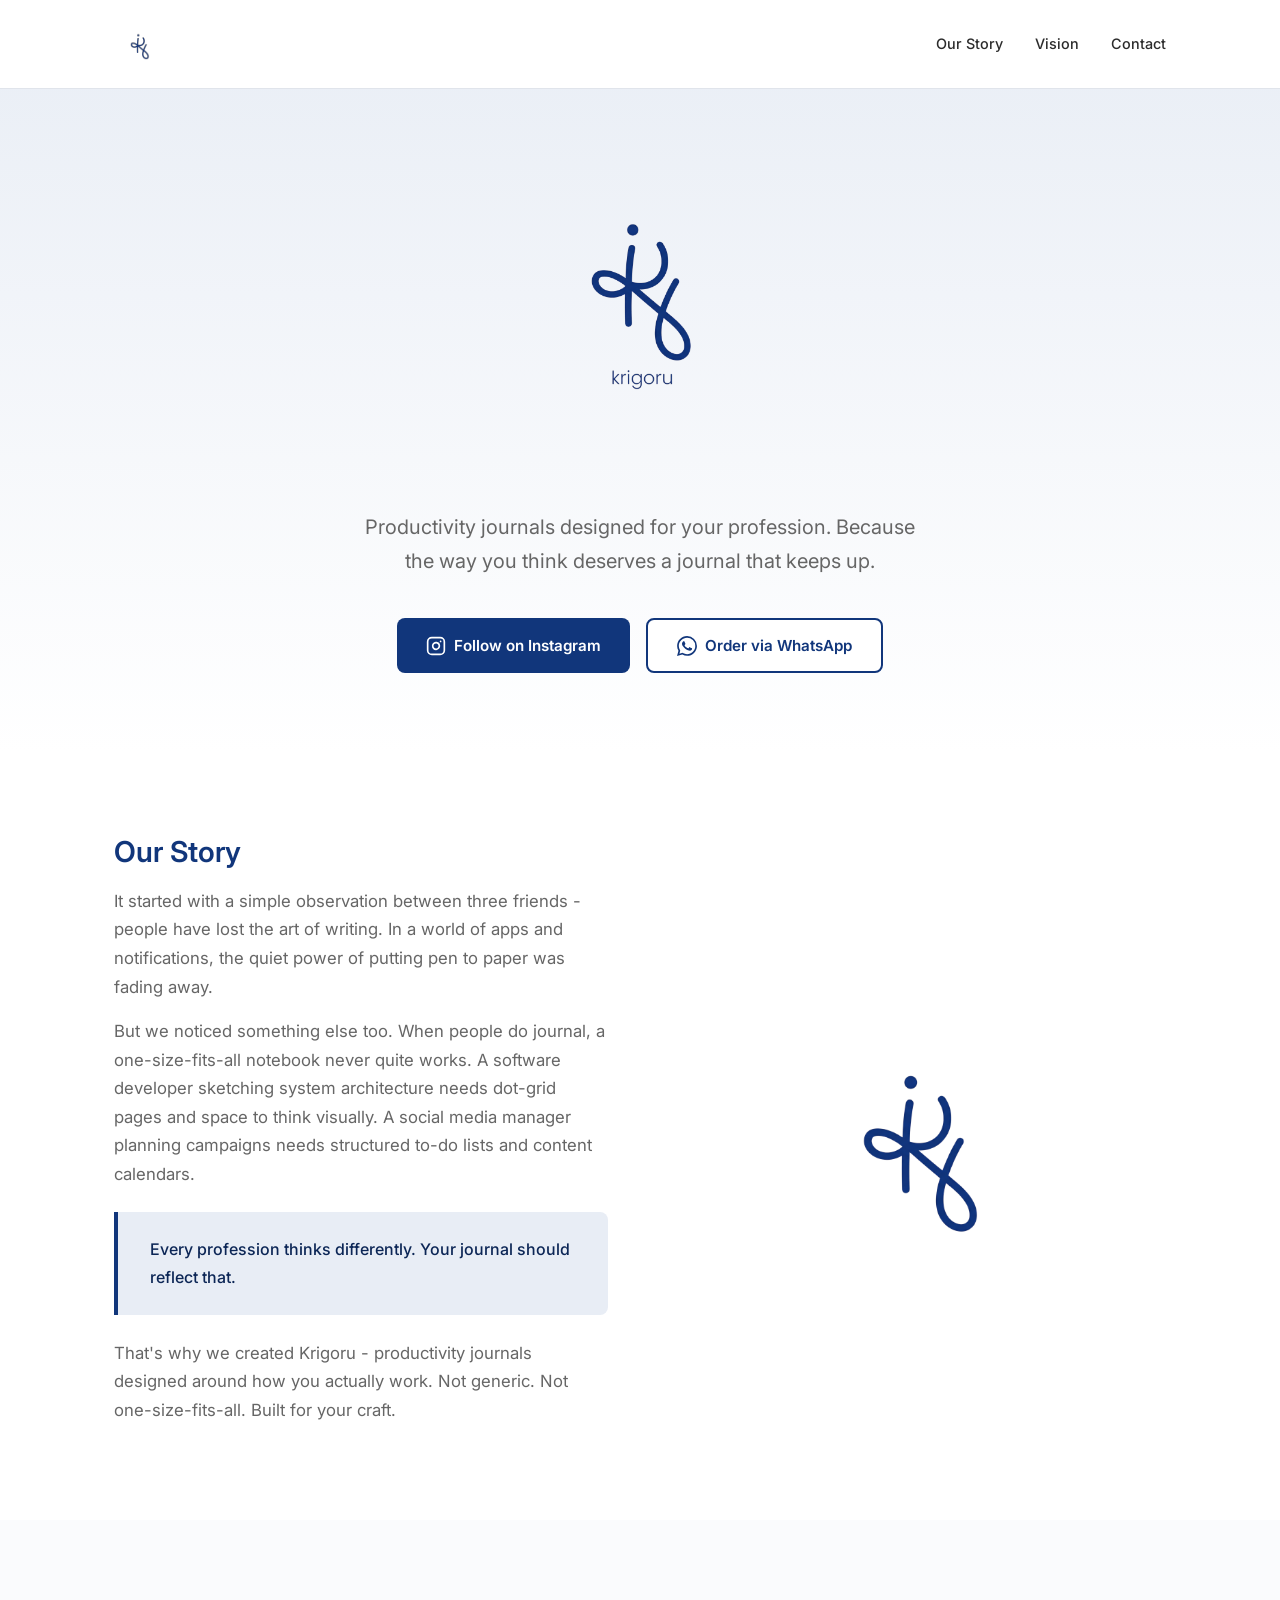
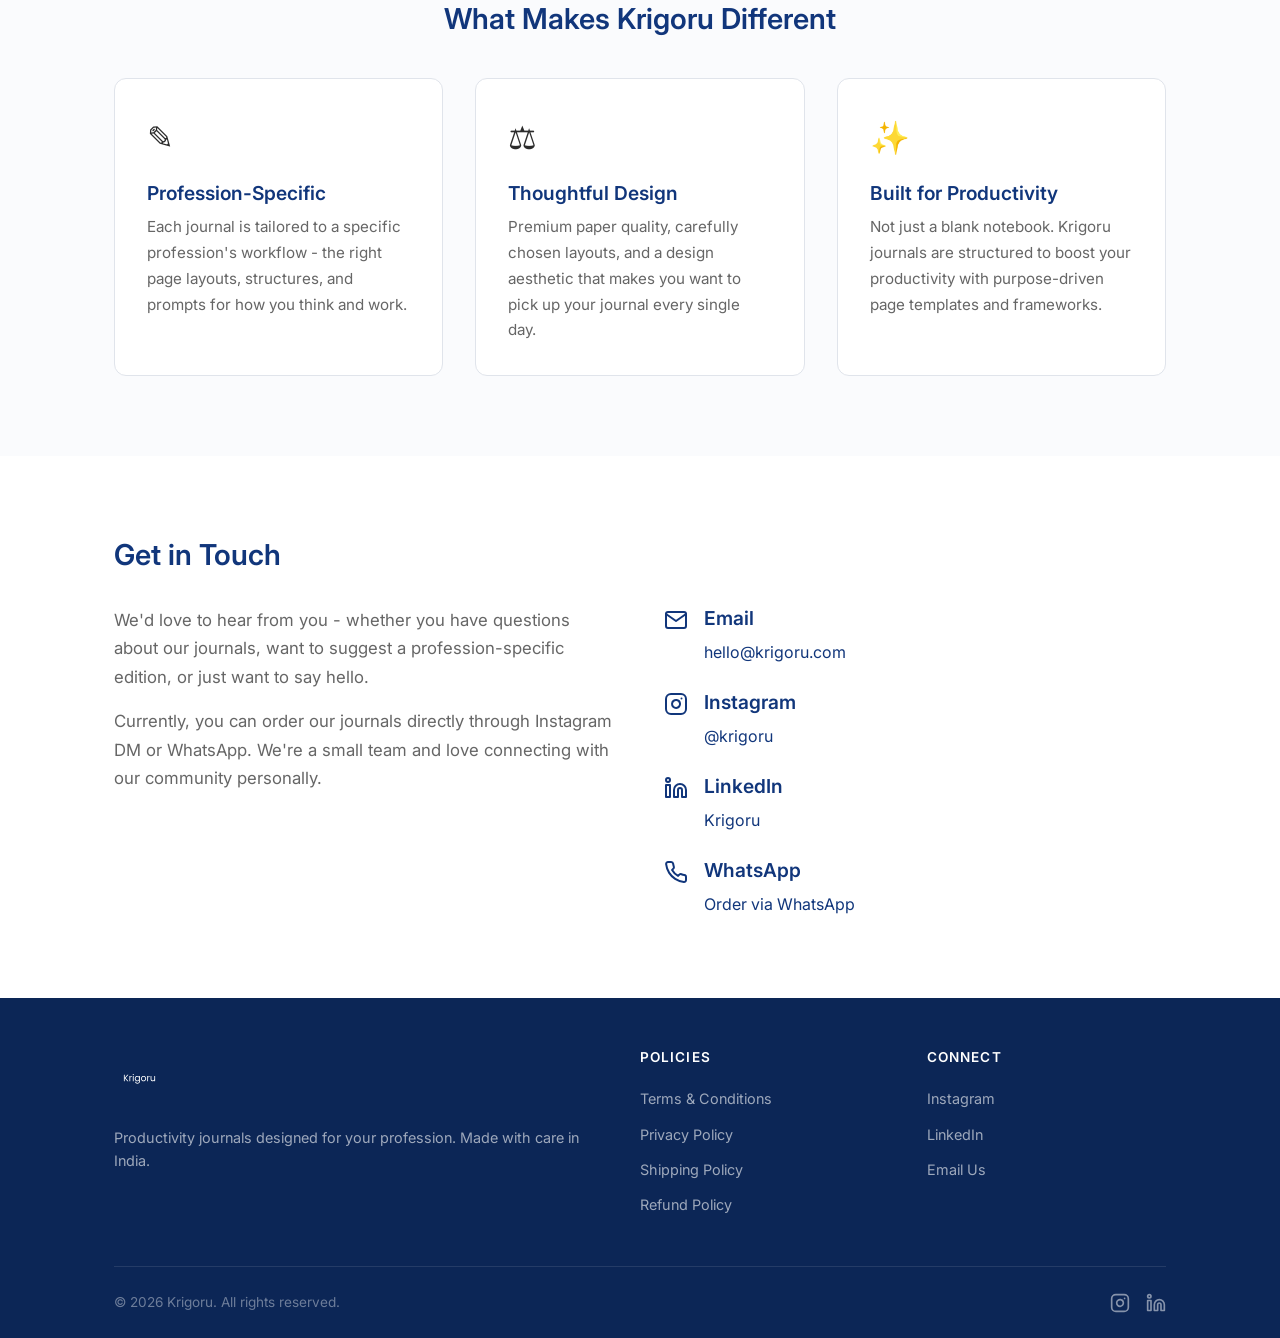
<file: index.html>
<!DOCTYPE html>
<html lang="en">
<head>
  <meta charset="UTF-8">
  <meta name="viewport" content="width=device-width, initial-scale=1.0">
  <title>Krigoru | Productivity Journals for Every Profession</title>
  <meta name="description" content="Krigoru creates profession-specific productivity journals. Designed for how you actually work — whether you're a developer, designer, or social media manager.">
  <link rel="preconnect" href="https://fonts.googleapis.com">
  <link rel="preconnect" href="https://fonts.gstatic.com" crossorigin>
  <link href="https://fonts.googleapis.com/css2?family=Inter:wght@400;500;600;700&display=swap" rel="stylesheet">
  <link rel="stylesheet" href="css/style.css">
  <link rel="icon" type="image/x-icon" href="assets/favicon.ico">
  <link rel="icon" type="image/png" sizes="32x32" href="assets/favicon-32x32.png">
  <link rel="icon" type="image/png" sizes="16x16" href="assets/favicon-16x16.png">
  <link rel="apple-touch-icon" sizes="180x180" href="assets/apple-touch-icon.png">
<meta name="theme-color" content="#11367b">

</head>
<body>

  <!-- Header -->
  <header class="header">
    <div class="container">
      <a href="/">
        <img src="assets/krigoru_logo.svg" alt="Krigoru" class="header__logo">
      </a>
      <button class="hamburger" aria-label="Toggle menu" aria-expanded="false">
        <span></span>
        <span></span>
        <span></span>
      </button>
      <nav class="nav">
        <a href="#story">Our Story</a>
        <a href="#vision">Vision</a>
        <a href="#contact">Contact</a>
      </nav>
    </div>
  </header>

  <!-- Hero -->
  <section class="hero">
    <div class="container">
      <img src="assets/krigoru_logo_typography.svg" alt="Krigoru Logo" class="hero__logo">
      <p class="hero__tagline">
        Productivity journals designed for your profession. Because the way you think deserves a journal that keeps up.
      </p>
      <div class="hero__cta">
        <a href="https://www.instagram.com/krigoru" target="_blank" rel="noopener" class="btn btn--primary">
          <svg class="btn__icon" viewBox="0 0 24 24" fill="none" stroke="currentColor" stroke-width="2" stroke-linecap="round" stroke-linejoin="round"><rect x="2" y="2" width="20" height="20" rx="5"/><path d="M16 11.37A4 4 0 1 1 12.63 8 4 4 0 0 1 16 11.37z"/><line x1="17.5" y1="6.5" x2="17.51" y2="6.5"/></svg>
          Follow on Instagram
        </a>
        <a href="https://wa.me/916351691983" target="_blank" rel="noopener" class="btn btn--outline">
          <svg class="btn__icon" viewBox="0 0 24 24" fill="currentColor"><path d="M17.472 14.382c-.297-.149-1.758-.867-2.03-.967-.273-.099-.471-.148-.67.15-.197.297-.767.966-.94 1.164-.173.199-.347.223-.644.075-.297-.15-1.255-.463-2.39-1.475-.883-.788-1.48-1.761-1.653-2.059-.173-.297-.018-.458.13-.606.134-.133.298-.347.446-.52.149-.174.198-.298.298-.497.099-.198.05-.371-.025-.52-.075-.149-.669-1.612-.916-2.207-.242-.579-.487-.5-.669-.51-.173-.008-.371-.01-.57-.01-.198 0-.52.074-.792.372-.272.297-1.04 1.016-1.04 2.479 0 1.462 1.065 2.875 1.213 3.074.149.198 2.096 3.2 5.077 4.487.709.306 1.262.489 1.694.625.712.227 1.36.195 1.871.118.571-.085 1.758-.719 2.006-1.413.248-.694.248-1.289.173-1.413-.074-.124-.272-.198-.57-.347m-5.421 7.403h-.004a9.87 9.87 0 0 1-5.031-1.378l-.361-.214-3.741.982.998-3.648-.235-.374a9.86 9.86 0 0 1-1.51-5.26c.001-5.45 4.436-9.884 9.888-9.884 2.64 0 5.122 1.03 6.988 2.898a9.825 9.825 0 0 1 2.893 6.994c-.003 5.45-4.437 9.884-9.885 9.884m8.413-18.297A11.815 11.815 0 0 0 12.05 0C5.495 0 .16 5.335.157 11.892c0 2.096.547 4.142 1.588 5.945L.057 24l6.305-1.654a11.882 11.882 0 0 0 5.683 1.448h.005c6.554 0 11.89-5.335 11.893-11.893a11.821 11.821 0 0 0-3.48-8.413z"/></svg>
          Order via WhatsApp
        </a>
      </div>
    </div>
  </section>

  <!-- Story -->
  <section class="story" id="story">
    <div class="container">
      <div class="story__grid">
        <div class="story__content">
          <h2>Our Story</h2>
          <p>
            It started with a simple observation between three friends - people have lost the art of writing. In a world of apps and notifications, the quiet power of putting pen to paper was fading away.
          </p>
          <p>
            But we noticed something else too. When people do journal, a one-size-fits-all notebook never quite works. A software developer sketching system architecture needs dot-grid pages and space to think visually. A social media manager planning campaigns needs structured to-do lists and content calendars.
          </p>
          <div class="story__highlight">
            <p>Every profession thinks differently. Your journal should reflect that.</p>
          </div>
          <p>
            That's why we created Krigoru - productivity journals designed around how you actually work. Not generic. Not one-size-fits-all. Built for your craft.
          </p>
        </div>
        <div class="story__visual">
          <img src="assets/krigoru_logo.svg" alt="Krigoru Brand">
        </div>
      </div>
    </div>
  </section>

  <!-- Vision -->
  <section class="vision" id="vision">
    <div class="container">
      <h2 style="text-align: center;">What Makes Krigoru Different</h2>
      <div class="vision__grid">
        <div class="vision__card">
          <div class="vision__icon">&#9998;</div>
          <h3>Profession-Specific</h3>
          <p>Each journal is tailored to a specific profession's workflow - the right page layouts, structures, and prompts for how you think and work.</p>
        </div>
        <div class="vision__card">
          <div class="vision__icon">&#9878;</div>
          <h3>Thoughtful Design</h3>
          <p>Premium paper quality, carefully chosen layouts, and a design aesthetic that makes you want to pick up your journal every single day.</p>
        </div>
        <div class="vision__card">
          <div class="vision__icon">&#10024;</div>
          <h3>Built for Productivity</h3>
          <p>Not just a blank notebook. Krigoru journals are structured to boost your productivity with purpose-driven page templates and frameworks.</p>
        </div>
      </div>
    </div>
  </section>

  <!-- Contact -->
  <section class="contact" id="contact">
    <div class="container">
      <h2>Get in Touch</h2>
      <div class="contact__grid">
        <div class="contact__message">
          <p>
            We'd love to hear from you - whether you have questions about our journals, want to suggest a profession-specific edition, or just want to say hello.
          </p>
          <p>
            Currently, you can order our journals directly through Instagram DM or WhatsApp. We're a small team and love connecting with our community personally.
          </p>
        </div>
        <div class="contact__info">
          <div class="contact__item">
            <svg class="contact__icon" viewBox="0 0 24 24" fill="none" stroke="currentColor" stroke-width="2" stroke-linecap="round" stroke-linejoin="round"><path d="M4 4h16c1.1 0 2 .9 2 2v12c0 1.1-.9 2-2 2H4c-1.1 0-2-.9-2-2V6c0-1.1.9-2 2-2z"/><polyline points="22,6 12,13 2,6"/></svg>
            <div>
              <h3>Email</h3>
              <a href="mailto:hello@krigoru.com">hello@krigoru.com</a>
            </div>
          </div>
          <div class="contact__item">
            <svg class="contact__icon" viewBox="0 0 24 24" fill="none" stroke="currentColor" stroke-width="2" stroke-linecap="round" stroke-linejoin="round"><rect x="2" y="2" width="20" height="20" rx="5"/><path d="M16 11.37A4 4 0 1 1 12.63 8 4 4 0 0 1 16 11.37z"/><line x1="17.5" y1="6.5" x2="17.51" y2="6.5"/></svg>
            <div>
              <h3>Instagram</h3>
              <a href="https://www.instagram.com/krigoru" target="_blank" rel="noopener">@krigoru</a>
            </div>
          </div>
          <div class="contact__item">
            <svg class="contact__icon" viewBox="0 0 24 24" fill="none" stroke="currentColor" stroke-width="2" stroke-linecap="round" stroke-linejoin="round"><path d="M16 8a6 6 0 0 1 6 6v7h-4v-7a2 2 0 0 0-2-2 2 2 0 0 0-2 2v7h-4v-7a6 6 0 0 1 6-6z"/><rect x="2" y="9" width="4" height="12"/><circle cx="4" cy="4" r="2"/></svg>
            <div>
              <h3>LinkedIn</h3>
              <a href="https://www.linkedin.com/company/krigoru" target="_blank" rel="noopener">Krigoru</a>
            </div>
          </div>
          <div class="contact__item">
            <svg class="contact__icon" viewBox="0 0 24 24" fill="none" stroke="currentColor" stroke-width="2" stroke-linecap="round" stroke-linejoin="round"><path d="M22 16.92v3a2 2 0 0 1-2.18 2 19.79 19.79 0 0 1-8.63-3.07 19.5 19.5 0 0 1-6-6 19.79 19.79 0 0 1-3.07-8.67A2 2 0 0 1 4.11 2h3a2 2 0 0 1 2 1.72 12.84 12.84 0 0 0 .7 2.81 2 2 0 0 1-.45 2.11L8.09 9.91a16 16 0 0 0 6 6l1.27-1.27a2 2 0 0 1 2.11-.45 12.84 12.84 0 0 0 2.81.7A2 2 0 0 1 22 16.92z"/></svg>
            <div>
              <h3>WhatsApp</h3>
              <a href="https://wa.me/916351691983" target="_blank" rel="noopener">Order via WhatsApp</a>
            </div>
          </div>
        </div>
      </div>
    </div>
  </section>

  <!-- Footer -->
  <footer class="footer">
    <div class="container">
      <div class="footer__grid">
        <div class="footer__brand">
          <img src="assets/krigoru_typography.svg" alt="Krigoru" class="footer__logo">
          <p>Productivity journals designed for your profession. Made with care in India.</p>
        </div>
        <div>
          <h4>Policies</h4>
          <ul class="footer__links">
            <li><a href="terms.html">Terms &amp; Conditions</a></li>
            <li><a href="privacy.html">Privacy Policy</a></li>
            <li><a href="shipping.html">Shipping Policy</a></li>
            <li><a href="refund.html">Refund Policy</a></li>
          </ul>
        </div>
        <div>
          <h4>Connect</h4>
          <ul class="footer__links">
            <li><a href="https://www.instagram.com/krigoru" target="_blank" rel="noopener">Instagram</a></li>
            <li><a href="https://www.linkedin.com/company/krigoru" target="_blank" rel="noopener">LinkedIn</a></li>
            <li><a href="mailto:hello@krigoru.com">Email Us</a></li>
          </ul>
        </div>
      </div>
      <div class="footer__bottom">
        <span>&copy; 2026 Krigoru. All rights reserved.</span>
        <div class="footer__social">
          <a href="https://www.instagram.com/krigoru" target="_blank" rel="noopener" aria-label="Instagram">
            <svg viewBox="0 0 24 24" fill="none" stroke="currentColor" stroke-width="2" stroke-linecap="round" stroke-linejoin="round"><rect x="2" y="2" width="20" height="20" rx="5"/><path d="M16 11.37A4 4 0 1 1 12.63 8 4 4 0 0 1 16 11.37z"/><line x1="17.5" y1="6.5" x2="17.51" y2="6.5"/></svg>
          </a>
          <a href="https://www.linkedin.com/company/krigoru" target="_blank" rel="noopener" aria-label="LinkedIn">
            <svg viewBox="0 0 24 24" fill="none" stroke="currentColor" stroke-width="2" stroke-linecap="round" stroke-linejoin="round"><path d="M16 8a6 6 0 0 1 6 6v7h-4v-7a2 2 0 0 0-2-2 2 2 0 0 0-2 2v7h-4v-7a6 6 0 0 1 6-6z"/><rect x="2" y="9" width="4" height="12"/><circle cx="4" cy="4" r="2"/></svg>
          </a>
        </div>
      </div>
    </div>
  </footer>

  <script src="js/main.js"></script>
</body>
</html>
</file>
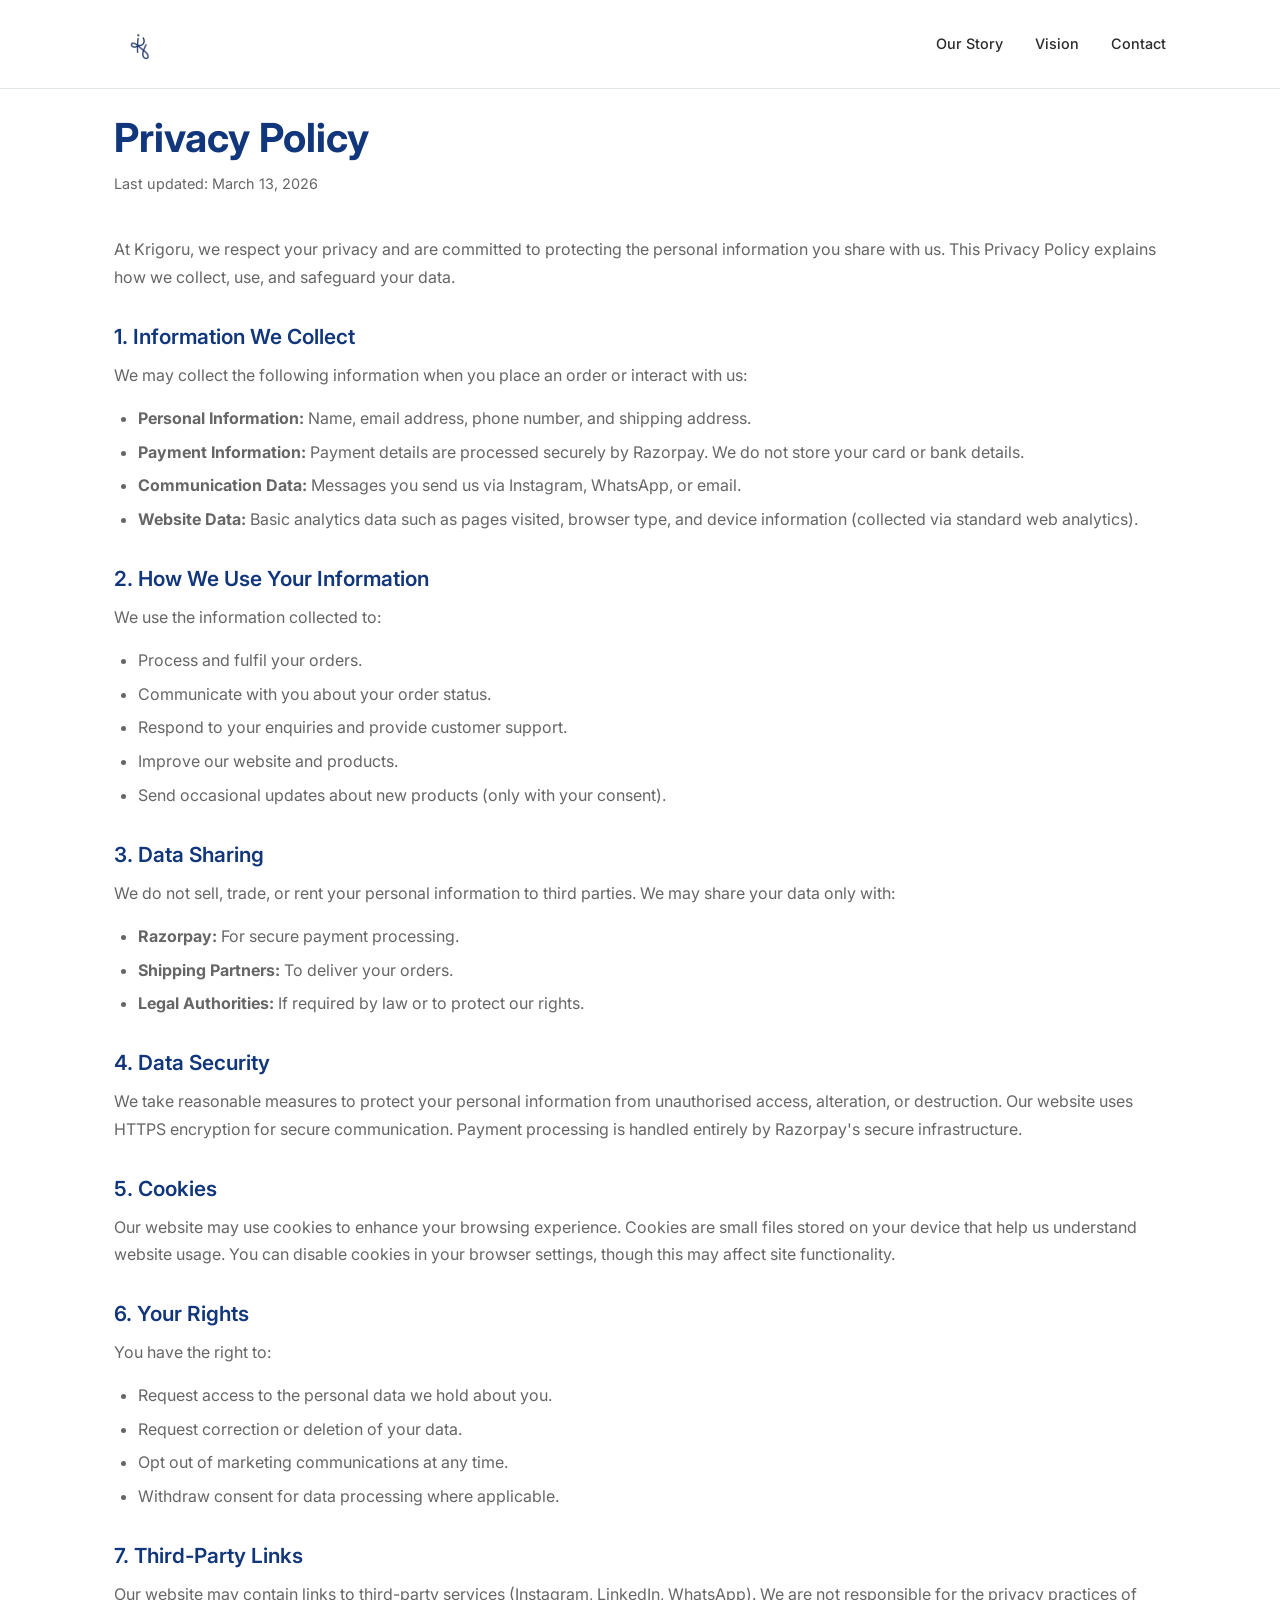
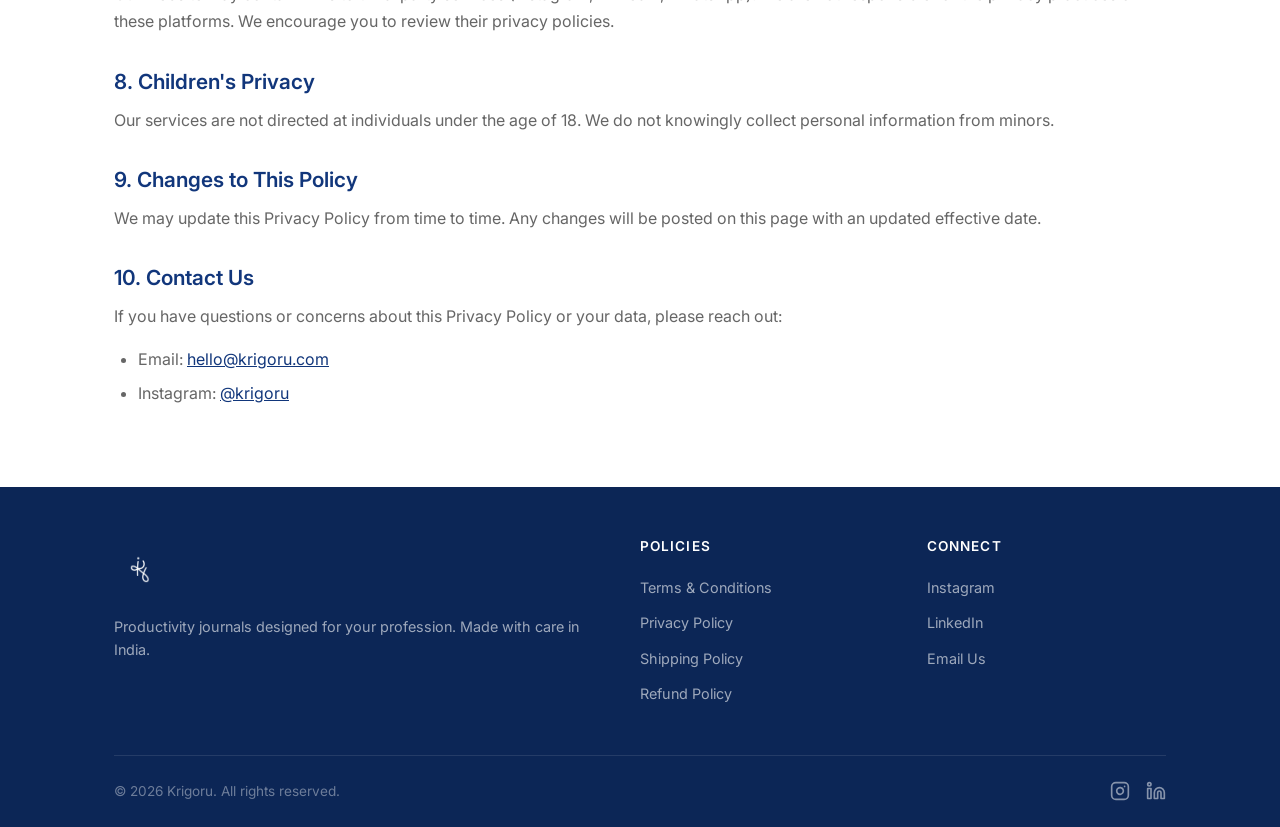
<file: privacy.html>
<!DOCTYPE html>
<html lang="en">
<head>
  <meta charset="UTF-8">
  <meta name="viewport" content="width=device-width, initial-scale=1.0">
  <title>Privacy Policy — Krigoru</title>
  <meta name="description" content="Privacy Policy for Krigoru productivity journals.">
  <link rel="preconnect" href="https://fonts.googleapis.com">
  <link rel="preconnect" href="https://fonts.gstatic.com" crossorigin>
  <link href="https://fonts.googleapis.com/css2?family=Inter:wght@400;500;600;700&display=swap" rel="stylesheet">
  <link rel="stylesheet" href="css/style.css">
  <link rel="icon" href="favicon.ico" type="image/x-icon">
</head>
<body>

  <!-- Header -->
  <header class="header">
    <div class="container">
      <a href="/">
        <img src="assets/krigoru_logo.svg" alt="Krigoru" class="header__logo">
      </a>
      <button class="hamburger" aria-label="Toggle menu" aria-expanded="false">
        <span></span>
        <span></span>
        <span></span>
      </button>
      <nav class="nav">
        <a href="index.html#story">Our Story</a>
        <a href="index.html#vision">Vision</a>
        <a href="index.html#contact">Contact</a>
      </nav>
    </div>
  </header>

  <!-- Content -->
  <section class="policy">
    <div class="container">
      <h1>Privacy Policy</h1>
      <p class="policy__date">Last updated: March 13, 2026</p>

      <p>At Krigoru, we respect your privacy and are committed to protecting the personal information you share with us. This Privacy Policy explains how we collect, use, and safeguard your data.</p>

      <h2>1. Information We Collect</h2>
      <p>We may collect the following information when you place an order or interact with us:</p>
      <ul>
        <li><strong>Personal Information:</strong> Name, email address, phone number, and shipping address.</li>
        <li><strong>Payment Information:</strong> Payment details are processed securely by Razorpay. We do not store your card or bank details.</li>
        <li><strong>Communication Data:</strong> Messages you send us via Instagram, WhatsApp, or email.</li>
        <li><strong>Website Data:</strong> Basic analytics data such as pages visited, browser type, and device information (collected via standard web analytics).</li>
      </ul>

      <h2>2. How We Use Your Information</h2>
      <p>We use the information collected to:</p>
      <ul>
        <li>Process and fulfil your orders.</li>
        <li>Communicate with you about your order status.</li>
        <li>Respond to your enquiries and provide customer support.</li>
        <li>Improve our website and products.</li>
        <li>Send occasional updates about new products (only with your consent).</li>
      </ul>

      <h2>3. Data Sharing</h2>
      <p>We do not sell, trade, or rent your personal information to third parties. We may share your data only with:</p>
      <ul>
        <li><strong>Razorpay:</strong> For secure payment processing.</li>
        <li><strong>Shipping Partners:</strong> To deliver your orders.</li>
        <li><strong>Legal Authorities:</strong> If required by law or to protect our rights.</li>
      </ul>

      <h2>4. Data Security</h2>
      <p>We take reasonable measures to protect your personal information from unauthorised access, alteration, or destruction. Our website uses HTTPS encryption for secure communication. Payment processing is handled entirely by Razorpay's secure infrastructure.</p>

      <h2>5. Cookies</h2>
      <p>Our website may use cookies to enhance your browsing experience. Cookies are small files stored on your device that help us understand website usage. You can disable cookies in your browser settings, though this may affect site functionality.</p>

      <h2>6. Your Rights</h2>
      <p>You have the right to:</p>
      <ul>
        <li>Request access to the personal data we hold about you.</li>
        <li>Request correction or deletion of your data.</li>
        <li>Opt out of marketing communications at any time.</li>
        <li>Withdraw consent for data processing where applicable.</li>
      </ul>

      <h2>7. Third-Party Links</h2>
      <p>Our website may contain links to third-party services (Instagram, LinkedIn, WhatsApp). We are not responsible for the privacy practices of these platforms. We encourage you to review their privacy policies.</p>

      <h2>8. Children's Privacy</h2>
      <p>Our services are not directed at individuals under the age of 18. We do not knowingly collect personal information from minors.</p>

      <h2>9. Changes to This Policy</h2>
      <p>We may update this Privacy Policy from time to time. Any changes will be posted on this page with an updated effective date.</p>

      <h2>10. Contact Us</h2>
      <p>If you have questions or concerns about this Privacy Policy or your data, please reach out:</p>
      <ul>
        <li>Email: <a href="mailto:hello@krigoru.com">hello@krigoru.com</a></li>
        <li>Instagram: <a href="https://www.instagram.com/krigoru" target="_blank" rel="noopener">@krigoru</a></li>
      </ul>
    </div>
  </section>

  <!-- Footer -->
  <footer class="footer">
    <div class="container">
      <div class="footer__grid">
        <div class="footer__brand">
          <img src="assets/krigoru_logo.svg" alt="Krigoru" class="footer__logo">
          <p>Productivity journals designed for your profession. Made with care in India.</p>
        </div>
        <div>
          <h4>Policies</h4>
          <ul class="footer__links">
            <li><a href="terms.html">Terms &amp; Conditions</a></li>
            <li><a href="privacy.html">Privacy Policy</a></li>
            <li><a href="shipping.html">Shipping Policy</a></li>
            <li><a href="refund.html">Refund Policy</a></li>
          </ul>
        </div>
        <div>
          <h4>Connect</h4>
          <ul class="footer__links">
            <li><a href="https://www.instagram.com/krigoru" target="_blank" rel="noopener">Instagram</a></li>
            <li><a href="https://www.linkedin.com/company/krigoru" target="_blank" rel="noopener">LinkedIn</a></li>
            <li><a href="mailto:hello@krigoru.com">Email Us</a></li>
          </ul>
        </div>
      </div>
      <div class="footer__bottom">
        <span>&copy; 2026 Krigoru. All rights reserved.</span>
        <div class="footer__social">
          <a href="https://www.instagram.com/krigoru" target="_blank" rel="noopener" aria-label="Instagram">
            <svg viewBox="0 0 24 24" fill="none" stroke="currentColor" stroke-width="2" stroke-linecap="round" stroke-linejoin="round"><rect x="2" y="2" width="20" height="20" rx="5"/><path d="M16 11.37A4 4 0 1 1 12.63 8 4 4 0 0 1 16 11.37z"/><line x1="17.5" y1="6.5" x2="17.51" y2="6.5"/></svg>
          </a>
          <a href="https://www.linkedin.com/company/krigoru" target="_blank" rel="noopener" aria-label="LinkedIn">
            <svg viewBox="0 0 24 24" fill="none" stroke="currentColor" stroke-width="2" stroke-linecap="round" stroke-linejoin="round"><path d="M16 8a6 6 0 0 1 6 6v7h-4v-7a2 2 0 0 0-2-2 2 2 0 0 0-2 2v7h-4v-7a6 6 0 0 1 6-6z"/><rect x="2" y="9" width="4" height="12"/><circle cx="4" cy="4" r="2"/></svg>
          </a>
        </div>
      </div>
    </div>
  </footer>

  <script src="js/main.js"></script>
</body>
</html>
</file>
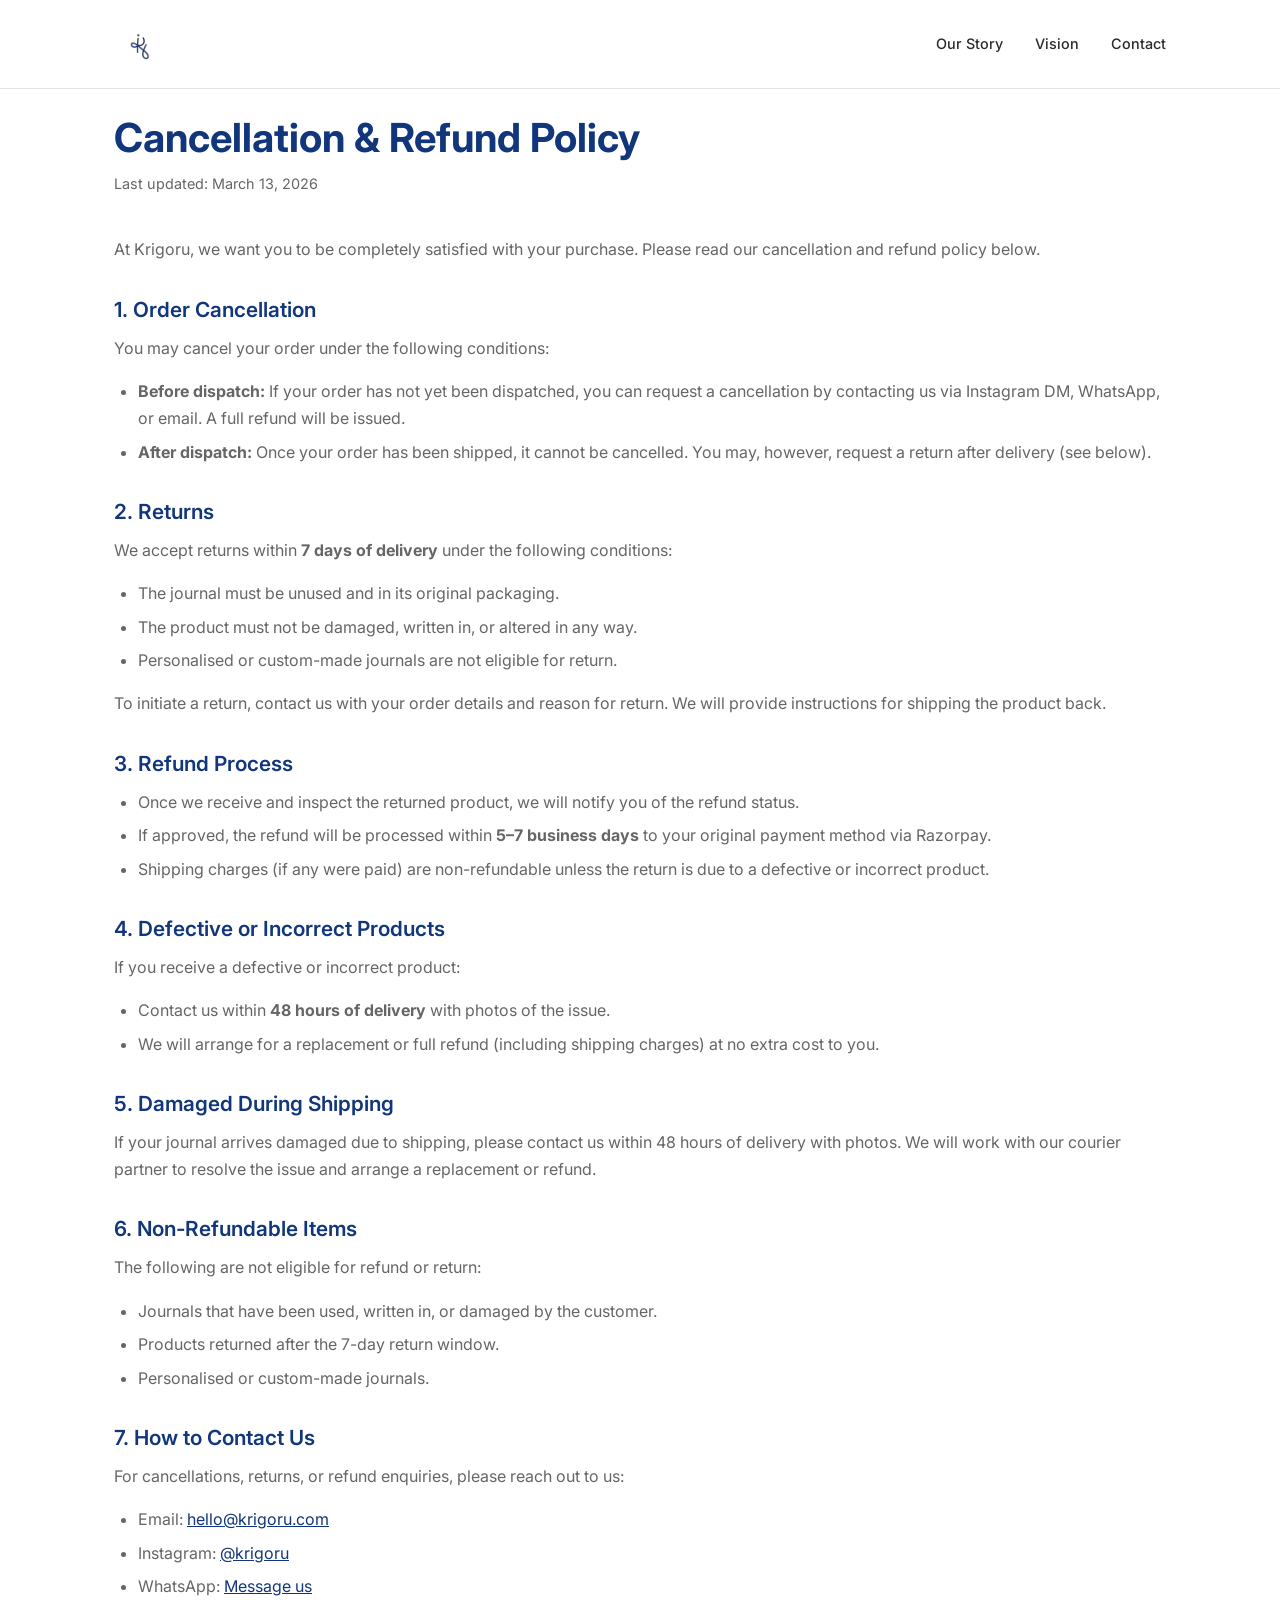
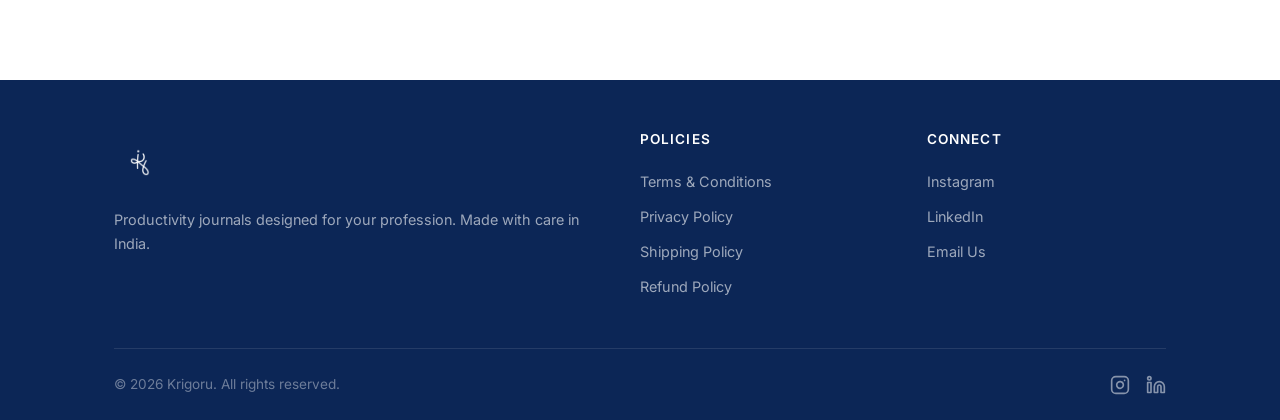
<file: refund.html>
<!DOCTYPE html>
<html lang="en">
<head>
  <meta charset="UTF-8">
  <meta name="viewport" content="width=device-width, initial-scale=1.0">
  <title>Cancellation &amp; Refund Policy — Krigoru</title>
  <meta name="description" content="Cancellation and Refund Policy for Krigoru productivity journals.">
  <link rel="preconnect" href="https://fonts.googleapis.com">
  <link rel="preconnect" href="https://fonts.gstatic.com" crossorigin>
  <link href="https://fonts.googleapis.com/css2?family=Inter:wght@400;500;600;700&display=swap" rel="stylesheet">
  <link rel="stylesheet" href="css/style.css">
  <link rel="icon" href="favicon.ico" type="image/x-icon">
</head>
<body>

  <!-- Header -->
  <header class="header">
    <div class="container">
      <a href="/">
        <img src="assets/krigoru_logo.svg" alt="Krigoru" class="header__logo">
      </a>
      <button class="hamburger" aria-label="Toggle menu" aria-expanded="false">
        <span></span>
        <span></span>
        <span></span>
      </button>
      <nav class="nav">
        <a href="index.html#story">Our Story</a>
        <a href="index.html#vision">Vision</a>
        <a href="index.html#contact">Contact</a>
      </nav>
    </div>
  </header>

  <!-- Content -->
  <section class="policy">
    <div class="container">
      <h1>Cancellation &amp; Refund Policy</h1>
      <p class="policy__date">Last updated: March 13, 2026</p>

      <p>At Krigoru, we want you to be completely satisfied with your purchase. Please read our cancellation and refund policy below.</p>

      <h2>1. Order Cancellation</h2>
      <p>You may cancel your order under the following conditions:</p>
      <ul>
        <li><strong>Before dispatch:</strong> If your order has not yet been dispatched, you can request a cancellation by contacting us via Instagram DM, WhatsApp, or email. A full refund will be issued.</li>
        <li><strong>After dispatch:</strong> Once your order has been shipped, it cannot be cancelled. You may, however, request a return after delivery (see below).</li>
      </ul>

      <h2>2. Returns</h2>
      <p>We accept returns within <strong>7 days of delivery</strong> under the following conditions:</p>
      <ul>
        <li>The journal must be unused and in its original packaging.</li>
        <li>The product must not be damaged, written in, or altered in any way.</li>
        <li>Personalised or custom-made journals are not eligible for return.</li>
      </ul>
      <p>To initiate a return, contact us with your order details and reason for return. We will provide instructions for shipping the product back.</p>

      <h2>3. Refund Process</h2>
      <ul>
        <li>Once we receive and inspect the returned product, we will notify you of the refund status.</li>
        <li>If approved, the refund will be processed within <strong>5–7 business days</strong> to your original payment method via Razorpay.</li>
        <li>Shipping charges (if any were paid) are non-refundable unless the return is due to a defective or incorrect product.</li>
      </ul>

      <h2>4. Defective or Incorrect Products</h2>
      <p>If you receive a defective or incorrect product:</p>
      <ul>
        <li>Contact us within <strong>48 hours of delivery</strong> with photos of the issue.</li>
        <li>We will arrange for a replacement or full refund (including shipping charges) at no extra cost to you.</li>
      </ul>

      <h2>5. Damaged During Shipping</h2>
      <p>If your journal arrives damaged due to shipping, please contact us within 48 hours of delivery with photos. We will work with our courier partner to resolve the issue and arrange a replacement or refund.</p>

      <h2>6. Non-Refundable Items</h2>
      <p>The following are not eligible for refund or return:</p>
      <ul>
        <li>Journals that have been used, written in, or damaged by the customer.</li>
        <li>Products returned after the 7-day return window.</li>
        <li>Personalised or custom-made journals.</li>
      </ul>

      <h2>7. How to Contact Us</h2>
      <p>For cancellations, returns, or refund enquiries, please reach out to us:</p>
      <ul>
        <li>Email: <a href="mailto:hello@krigoru.com">hello@krigoru.com</a></li>
        <li>Instagram: <a href="https://www.instagram.com/krigoru" target="_blank" rel="noopener">@krigoru</a></li>
        <li>WhatsApp: <a href="https://wa.me/916351691983" target="_blank" rel="noopener">Message us</a></li>
      </ul>
    </div>
  </section>

  <!-- Footer -->
  <footer class="footer">
    <div class="container">
      <div class="footer__grid">
        <div class="footer__brand">
          <img src="assets/krigoru_logo.svg" alt="Krigoru" class="footer__logo">
          <p>Productivity journals designed for your profession. Made with care in India.</p>
        </div>
        <div>
          <h4>Policies</h4>
          <ul class="footer__links">
            <li><a href="terms.html">Terms &amp; Conditions</a></li>
            <li><a href="privacy.html">Privacy Policy</a></li>
            <li><a href="shipping.html">Shipping Policy</a></li>
            <li><a href="refund.html">Refund Policy</a></li>
          </ul>
        </div>
        <div>
          <h4>Connect</h4>
          <ul class="footer__links">
            <li><a href="https://www.instagram.com/krigoru" target="_blank" rel="noopener">Instagram</a></li>
            <li><a href="https://www.linkedin.com/company/krigoru" target="_blank" rel="noopener">LinkedIn</a></li>
            <li><a href="mailto:hello@krigoru.com">Email Us</a></li>
          </ul>
        </div>
      </div>
      <div class="footer__bottom">
        <span>&copy; 2026 Krigoru. All rights reserved.</span>
        <div class="footer__social">
          <a href="https://www.instagram.com/krigoru" target="_blank" rel="noopener" aria-label="Instagram">
            <svg viewBox="0 0 24 24" fill="none" stroke="currentColor" stroke-width="2" stroke-linecap="round" stroke-linejoin="round"><rect x="2" y="2" width="20" height="20" rx="5"/><path d="M16 11.37A4 4 0 1 1 12.63 8 4 4 0 0 1 16 11.37z"/><line x1="17.5" y1="6.5" x2="17.51" y2="6.5"/></svg>
          </a>
          <a href="https://www.linkedin.com/company/krigoru" target="_blank" rel="noopener" aria-label="LinkedIn">
            <svg viewBox="0 0 24 24" fill="none" stroke="currentColor" stroke-width="2" stroke-linecap="round" stroke-linejoin="round"><path d="M16 8a6 6 0 0 1 6 6v7h-4v-7a2 2 0 0 0-2-2 2 2 0 0 0-2 2v7h-4v-7a6 6 0 0 1 6-6z"/><rect x="2" y="9" width="4" height="12"/><circle cx="4" cy="4" r="2"/></svg>
          </a>
        </div>
      </div>
    </div>
  </footer>

  <script src="js/main.js"></script>
</body>
</html>
</file>
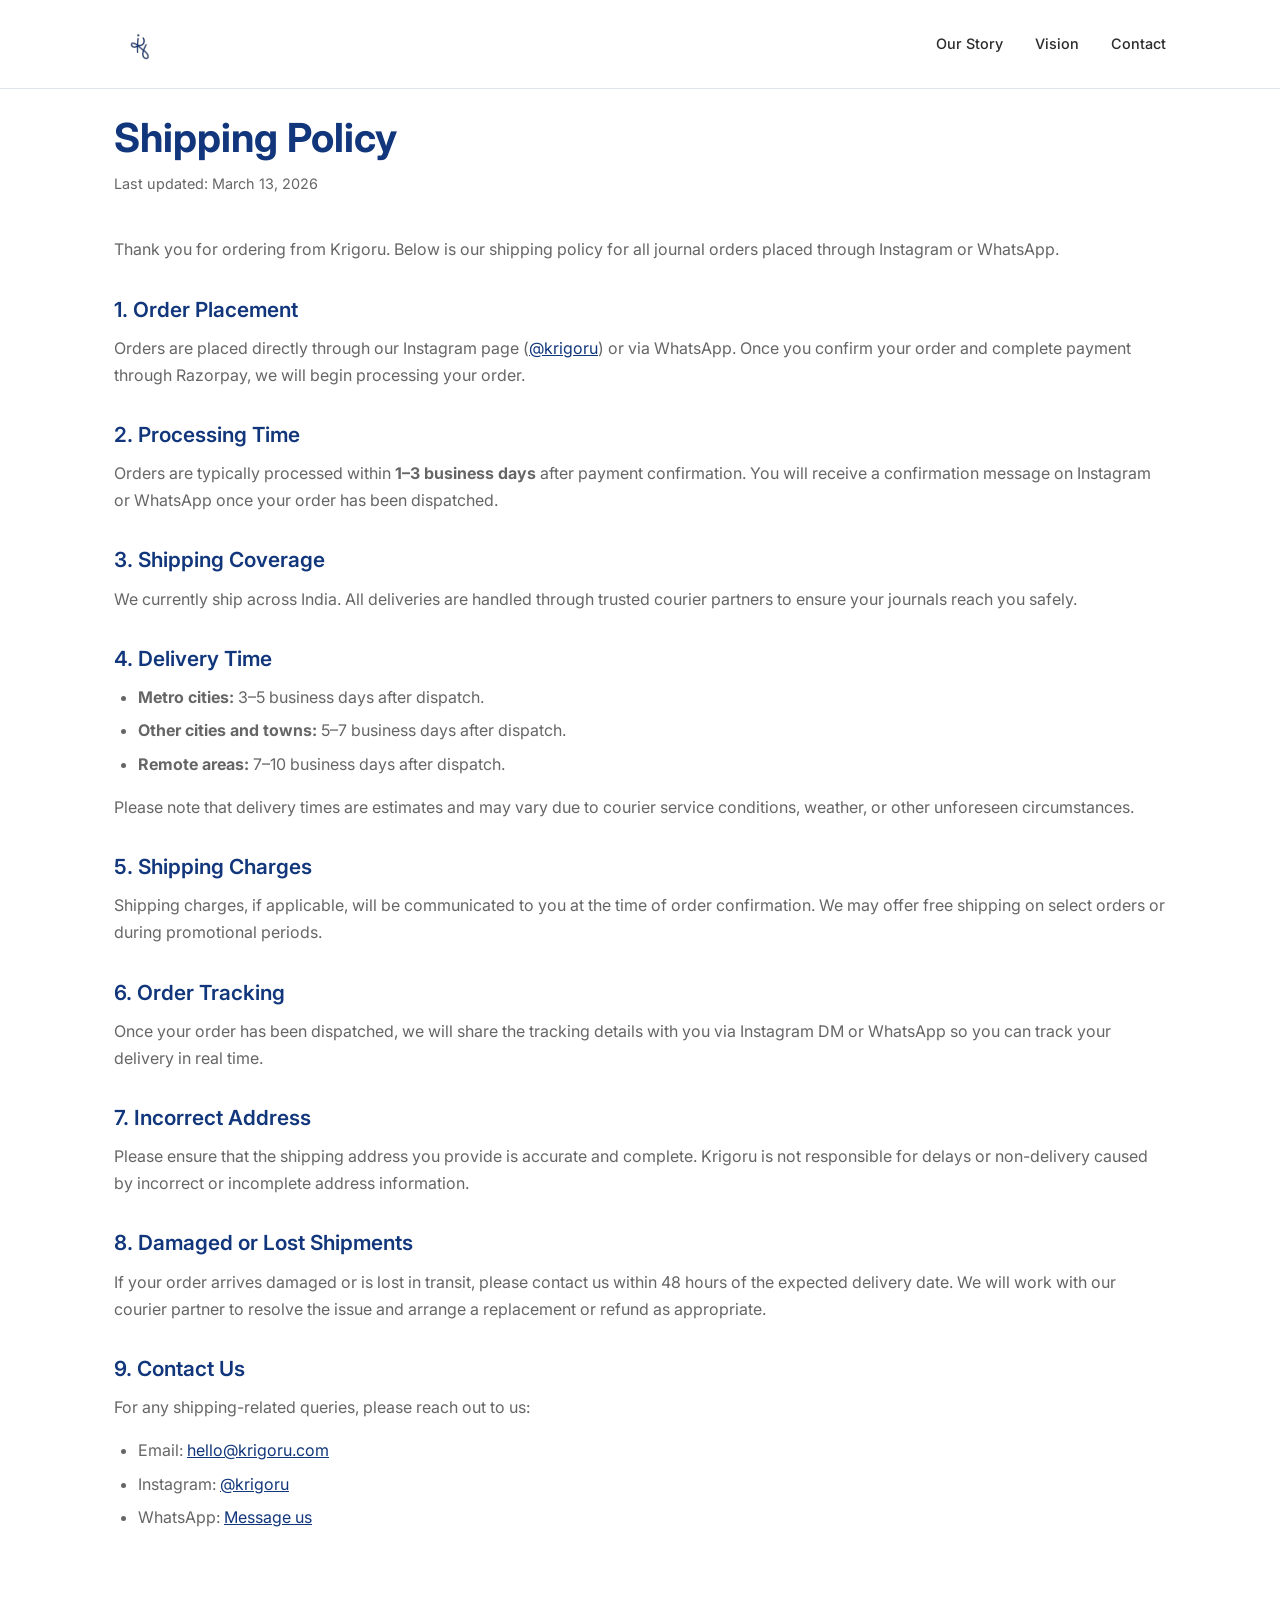
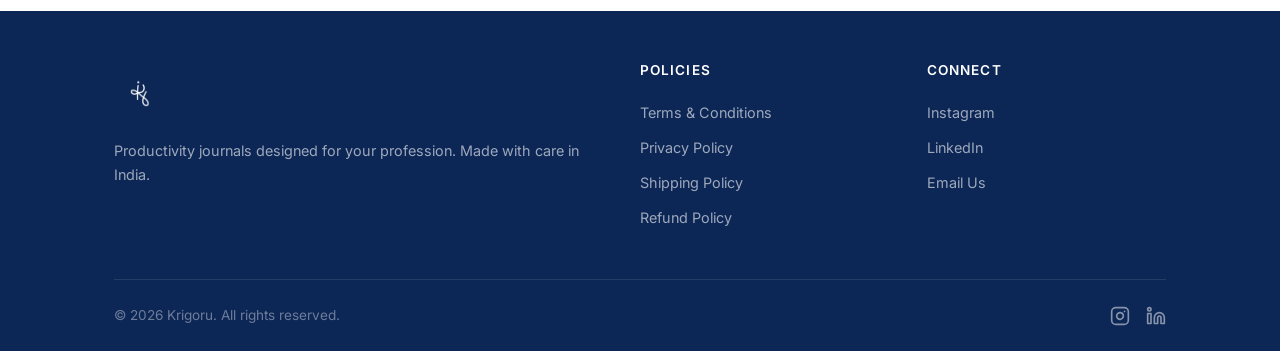
<file: shipping.html>
<!DOCTYPE html>
<html lang="en">
<head>
  <meta charset="UTF-8">
  <meta name="viewport" content="width=device-width, initial-scale=1.0">
  <title>Shipping Policy — Krigoru</title>
  <meta name="description" content="Shipping Policy for Krigoru productivity journals.">
  <link rel="preconnect" href="https://fonts.googleapis.com">
  <link rel="preconnect" href="https://fonts.gstatic.com" crossorigin>
  <link href="https://fonts.googleapis.com/css2?family=Inter:wght@400;500;600;700&display=swap" rel="stylesheet">
  <link rel="stylesheet" href="css/style.css">
  <link rel="icon" href="favicon.ico" type="image/x-icon">
</head>
<body>

  <!-- Header -->
  <header class="header">
    <div class="container">
      <a href="/">
        <img src="assets/krigoru_logo.svg" alt="Krigoru" class="header__logo">
      </a>
      <button class="hamburger" aria-label="Toggle menu" aria-expanded="false">
        <span></span>
        <span></span>
        <span></span>
      </button>
      <nav class="nav">
        <a href="index.html#story">Our Story</a>
        <a href="index.html#vision">Vision</a>
        <a href="index.html#contact">Contact</a>
      </nav>
    </div>
  </header>

  <!-- Content -->
  <section class="policy">
    <div class="container">
      <h1>Shipping Policy</h1>
      <p class="policy__date">Last updated: March 13, 2026</p>

      <p>Thank you for ordering from Krigoru. Below is our shipping policy for all journal orders placed through Instagram or WhatsApp.</p>

      <h2>1. Order Placement</h2>
      <p>Orders are placed directly through our Instagram page (<a href="https://www.instagram.com/krigoru" target="_blank" rel="noopener">@krigoru</a>) or via WhatsApp. Once you confirm your order and complete payment through Razorpay, we will begin processing your order.</p>

      <h2>2. Processing Time</h2>
      <p>Orders are typically processed within <strong>1–3 business days</strong> after payment confirmation. You will receive a confirmation message on Instagram or WhatsApp once your order has been dispatched.</p>

      <h2>3. Shipping Coverage</h2>
      <p>We currently ship across India. All deliveries are handled through trusted courier partners to ensure your journals reach you safely.</p>

      <h2>4. Delivery Time</h2>
      <ul>
        <li><strong>Metro cities:</strong> 3–5 business days after dispatch.</li>
        <li><strong>Other cities and towns:</strong> 5–7 business days after dispatch.</li>
        <li><strong>Remote areas:</strong> 7–10 business days after dispatch.</li>
      </ul>
      <p>Please note that delivery times are estimates and may vary due to courier service conditions, weather, or other unforeseen circumstances.</p>

      <h2>5. Shipping Charges</h2>
      <p>Shipping charges, if applicable, will be communicated to you at the time of order confirmation. We may offer free shipping on select orders or during promotional periods.</p>

      <h2>6. Order Tracking</h2>
      <p>Once your order has been dispatched, we will share the tracking details with you via Instagram DM or WhatsApp so you can track your delivery in real time.</p>

      <h2>7. Incorrect Address</h2>
      <p>Please ensure that the shipping address you provide is accurate and complete. Krigoru is not responsible for delays or non-delivery caused by incorrect or incomplete address information.</p>

      <h2>8. Damaged or Lost Shipments</h2>
      <p>If your order arrives damaged or is lost in transit, please contact us within 48 hours of the expected delivery date. We will work with our courier partner to resolve the issue and arrange a replacement or refund as appropriate.</p>

      <h2>9. Contact Us</h2>
      <p>For any shipping-related queries, please reach out to us:</p>
      <ul>
        <li>Email: <a href="mailto:hello@krigoru.com">hello@krigoru.com</a></li>
        <li>Instagram: <a href="https://www.instagram.com/krigoru" target="_blank" rel="noopener">@krigoru</a></li>
        <li>WhatsApp: <a href="https://wa.me/916351691983" target="_blank" rel="noopener">Message us</a></li>
      </ul>
    </div>
  </section>

  <!-- Footer -->
  <footer class="footer">
    <div class="container">
      <div class="footer__grid">
        <div class="footer__brand">
          <img src="assets/krigoru_logo.svg" alt="Krigoru" class="footer__logo">
          <p>Productivity journals designed for your profession. Made with care in India.</p>
        </div>
        <div>
          <h4>Policies</h4>
          <ul class="footer__links">
            <li><a href="terms.html">Terms &amp; Conditions</a></li>
            <li><a href="privacy.html">Privacy Policy</a></li>
            <li><a href="shipping.html">Shipping Policy</a></li>
            <li><a href="refund.html">Refund Policy</a></li>
          </ul>
        </div>
        <div>
          <h4>Connect</h4>
          <ul class="footer__links">
            <li><a href="https://www.instagram.com/krigoru" target="_blank" rel="noopener">Instagram</a></li>
            <li><a href="https://www.linkedin.com/company/krigoru" target="_blank" rel="noopener">LinkedIn</a></li>
            <li><a href="mailto:hello@krigoru.com">Email Us</a></li>
          </ul>
        </div>
      </div>
      <div class="footer__bottom">
        <span>&copy; 2026 Krigoru. All rights reserved.</span>
        <div class="footer__social">
          <a href="https://www.instagram.com/krigoru" target="_blank" rel="noopener" aria-label="Instagram">
            <svg viewBox="0 0 24 24" fill="none" stroke="currentColor" stroke-width="2" stroke-linecap="round" stroke-linejoin="round"><rect x="2" y="2" width="20" height="20" rx="5"/><path d="M16 11.37A4 4 0 1 1 12.63 8 4 4 0 0 1 16 11.37z"/><line x1="17.5" y1="6.5" x2="17.51" y2="6.5"/></svg>
          </a>
          <a href="https://www.linkedin.com/company/krigoru" target="_blank" rel="noopener" aria-label="LinkedIn">
            <svg viewBox="0 0 24 24" fill="none" stroke="currentColor" stroke-width="2" stroke-linecap="round" stroke-linejoin="round"><path d="M16 8a6 6 0 0 1 6 6v7h-4v-7a2 2 0 0 0-2-2 2 2 0 0 0-2 2v7h-4v-7a6 6 0 0 1 6-6z"/><rect x="2" y="9" width="4" height="12"/><circle cx="4" cy="4" r="2"/></svg>
          </a>
        </div>
      </div>
    </div>
  </footer>

  <script src="js/main.js"></script>
</body>
</html>
</file>
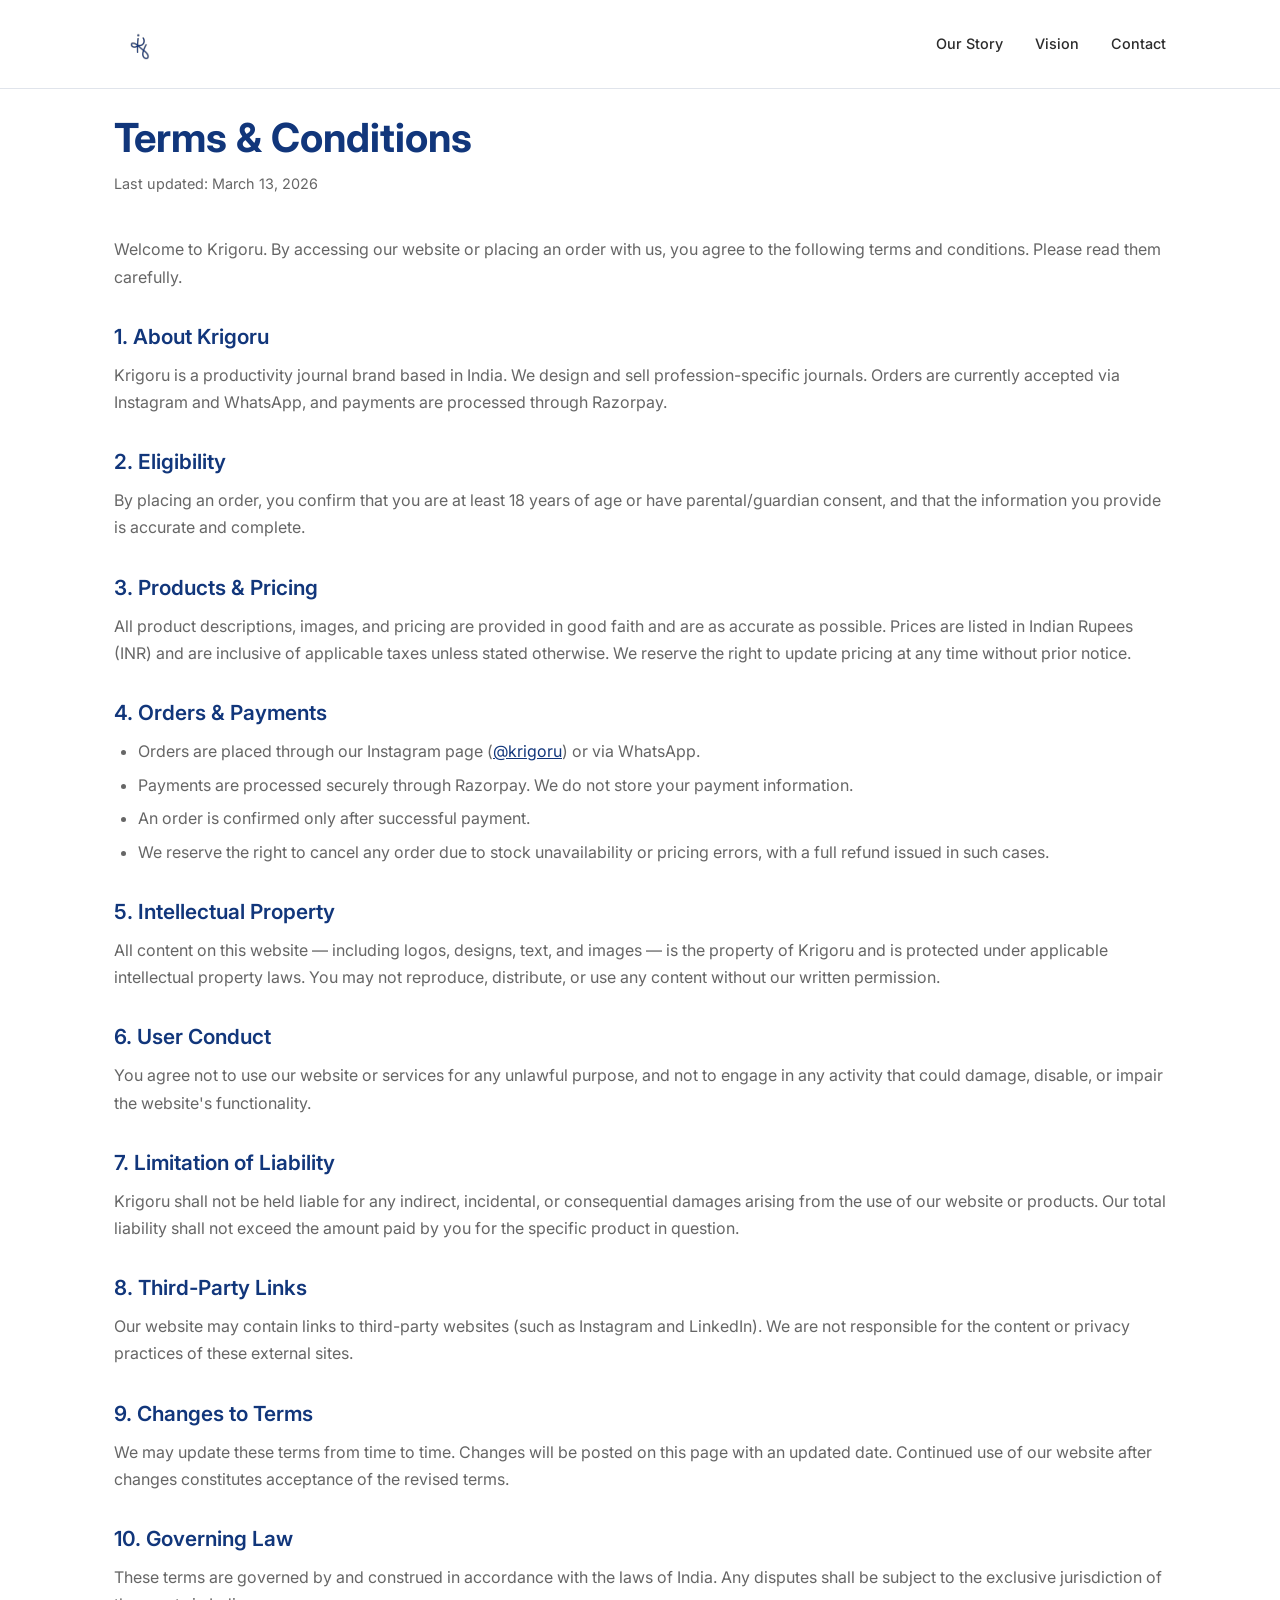
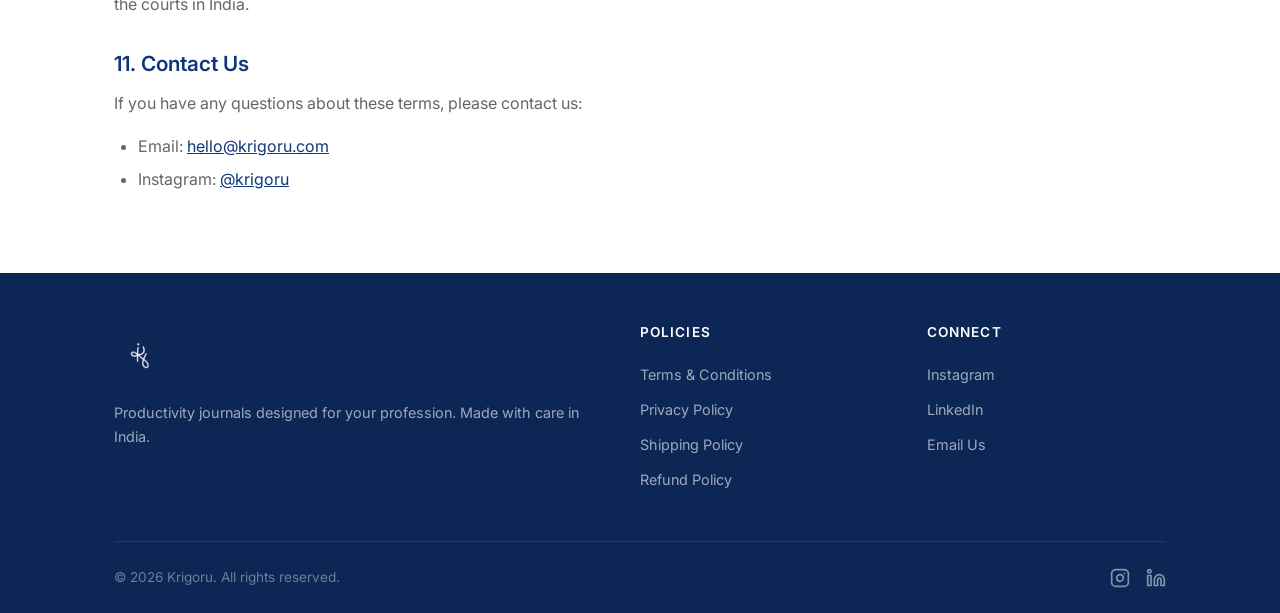
<file: terms.html>
<!DOCTYPE html>
<html lang="en">
<head>
  <meta charset="UTF-8">
  <meta name="viewport" content="width=device-width, initial-scale=1.0">
  <title>Terms &amp; Conditions — Krigoru</title>
  <meta name="description" content="Terms and Conditions for Krigoru productivity journals.">
  <link rel="preconnect" href="https://fonts.googleapis.com">
  <link rel="preconnect" href="https://fonts.gstatic.com" crossorigin>
  <link href="https://fonts.googleapis.com/css2?family=Inter:wght@400;500;600;700&display=swap" rel="stylesheet">
  <link rel="stylesheet" href="css/style.css">
  <link rel="icon" href="favicon.ico" type="image/x-icon">
</head>
<body>

  <!-- Header -->
  <header class="header">
    <div class="container">
      <a href="/">
        <img src="assets/krigoru_logo.svg" alt="Krigoru" class="header__logo">
      </a>
      <button class="hamburger" aria-label="Toggle menu" aria-expanded="false">
        <span></span>
        <span></span>
        <span></span>
      </button>
      <nav class="nav">
        <a href="index.html#story">Our Story</a>
        <a href="index.html#vision">Vision</a>
        <a href="index.html#contact">Contact</a>
      </nav>
    </div>
  </header>

  <!-- Content -->
  <section class="policy">
    <div class="container">
      <h1>Terms &amp; Conditions</h1>
      <p class="policy__date">Last updated: March 13, 2026</p>

      <p>Welcome to Krigoru. By accessing our website or placing an order with us, you agree to the following terms and conditions. Please read them carefully.</p>

      <h2>1. About Krigoru</h2>
      <p>Krigoru is a productivity journal brand based in India. We design and sell profession-specific journals. Orders are currently accepted via Instagram and WhatsApp, and payments are processed through Razorpay.</p>

      <h2>2. Eligibility</h2>
      <p>By placing an order, you confirm that you are at least 18 years of age or have parental/guardian consent, and that the information you provide is accurate and complete.</p>

      <h2>3. Products &amp; Pricing</h2>
      <p>All product descriptions, images, and pricing are provided in good faith and are as accurate as possible. Prices are listed in Indian Rupees (INR) and are inclusive of applicable taxes unless stated otherwise. We reserve the right to update pricing at any time without prior notice.</p>

      <h2>4. Orders &amp; Payments</h2>
      <ul>
        <li>Orders are placed through our Instagram page (<a href="https://www.instagram.com/krigoru" target="_blank" rel="noopener">@krigoru</a>) or via WhatsApp.</li>
        <li>Payments are processed securely through Razorpay. We do not store your payment information.</li>
        <li>An order is confirmed only after successful payment.</li>
        <li>We reserve the right to cancel any order due to stock unavailability or pricing errors, with a full refund issued in such cases.</li>
      </ul>

      <h2>5. Intellectual Property</h2>
      <p>All content on this website — including logos, designs, text, and images — is the property of Krigoru and is protected under applicable intellectual property laws. You may not reproduce, distribute, or use any content without our written permission.</p>

      <h2>6. User Conduct</h2>
      <p>You agree not to use our website or services for any unlawful purpose, and not to engage in any activity that could damage, disable, or impair the website's functionality.</p>

      <h2>7. Limitation of Liability</h2>
      <p>Krigoru shall not be held liable for any indirect, incidental, or consequential damages arising from the use of our website or products. Our total liability shall not exceed the amount paid by you for the specific product in question.</p>

      <h2>8. Third-Party Links</h2>
      <p>Our website may contain links to third-party websites (such as Instagram and LinkedIn). We are not responsible for the content or privacy practices of these external sites.</p>

      <h2>9. Changes to Terms</h2>
      <p>We may update these terms from time to time. Changes will be posted on this page with an updated date. Continued use of our website after changes constitutes acceptance of the revised terms.</p>

      <h2>10. Governing Law</h2>
      <p>These terms are governed by and construed in accordance with the laws of India. Any disputes shall be subject to the exclusive jurisdiction of the courts in India.</p>

      <h2>11. Contact Us</h2>
      <p>If you have any questions about these terms, please contact us:</p>
      <ul>
        <li>Email: <a href="mailto:hello@krigoru.com">hello@krigoru.com</a></li>
        <li>Instagram: <a href="https://www.instagram.com/krigoru" target="_blank" rel="noopener">@krigoru</a></li>
      </ul>
    </div>
  </section>

  <!-- Footer -->
  <footer class="footer">
    <div class="container">
      <div class="footer__grid">
        <div class="footer__brand">
          <img src="assets/krigoru_logo.svg" alt="Krigoru" class="footer__logo">
          <p>Productivity journals designed for your profession. Made with care in India.</p>
        </div>
        <div>
          <h4>Policies</h4>
          <ul class="footer__links">
            <li><a href="terms.html">Terms &amp; Conditions</a></li>
            <li><a href="privacy.html">Privacy Policy</a></li>
            <li><a href="shipping.html">Shipping Policy</a></li>
            <li><a href="refund.html">Refund Policy</a></li>
          </ul>
        </div>
        <div>
          <h4>Connect</h4>
          <ul class="footer__links">
            <li><a href="https://www.instagram.com/krigoru" target="_blank" rel="noopener">Instagram</a></li>
            <li><a href="https://www.linkedin.com/company/krigoru" target="_blank" rel="noopener">LinkedIn</a></li>
            <li><a href="mailto:hello@krigoru.com">Email Us</a></li>
          </ul>
        </div>
      </div>
      <div class="footer__bottom">
        <span>&copy; 2026 Krigoru. All rights reserved.</span>
        <div class="footer__social">
          <a href="https://www.instagram.com/krigoru" target="_blank" rel="noopener" aria-label="Instagram">
            <svg viewBox="0 0 24 24" fill="none" stroke="currentColor" stroke-width="2" stroke-linecap="round" stroke-linejoin="round"><rect x="2" y="2" width="20" height="20" rx="5"/><path d="M16 11.37A4 4 0 1 1 12.63 8 4 4 0 0 1 16 11.37z"/><line x1="17.5" y1="6.5" x2="17.51" y2="6.5"/></svg>
          </a>
          <a href="https://www.linkedin.com/company/krigoru" target="_blank" rel="noopener" aria-label="LinkedIn">
            <svg viewBox="0 0 24 24" fill="none" stroke="currentColor" stroke-width="2" stroke-linecap="round" stroke-linejoin="round"><path d="M16 8a6 6 0 0 1 6 6v7h-4v-7a2 2 0 0 0-2-2 2 2 0 0 0-2 2v7h-4v-7a6 6 0 0 1 6-6z"/><rect x="2" y="9" width="4" height="12"/><circle cx="4" cy="4" r="2"/></svg>
          </a>
        </div>
      </div>
    </div>
  </footer>

  <script src="js/main.js"></script>
</body>
</html>
</file>
<file: css/style.css>
/* === Reset & Base === */
*, *::before, *::after {
  margin: 0;
  padding: 0;
  box-sizing: border-box;
}

:root {
  --primary: #11367b;
  --primary-light: #1a4a9e;
  --primary-dark: #0c2656;
  --accent: #e8edf5;
  --text: #2c2c2c;
  --text-light: #666;
  --white: #fff;
  --bg: #fafbfd;
  --border: #e0e4eb;
  --max-width: 1100px;
}

html {
  scroll-behavior: smooth;
  font-size: 16px;
}

body {
  font-family: 'Inter', -apple-system, BlinkMacSystemFont, 'Segoe UI', sans-serif;
  color: var(--text);
  background: var(--white);
  line-height: 1.7;
  -webkit-font-smoothing: antialiased;
}

a {
  color: var(--primary);
  text-decoration: none;
  transition: color 0.2s;
}

a:hover {
  color: var(--primary-light);
}

img, svg {
  max-width: 100%;
  height: auto;
  display: block;
}

/* === Typography === */
h1, h2, h3 {
  line-height: 1.3;
  color: var(--primary);
}

h1 { font-size: 2.5rem; font-weight: 700; }
h2 { font-size: 1.8rem; font-weight: 600; margin-bottom: 1rem; }
h3 { font-size: 1.2rem; font-weight: 600; margin-bottom: 0.5rem; }

p { margin-bottom: 1rem; }

/* === Layout === */
.container {
  width: 100%;
  max-width: var(--max-width);
  margin: 0 auto;
  padding: 0 1.5rem;
}

section {
  padding: 5rem 0;
}

/* === Header / Nav === */
.header {
  position: fixed;
  top: 0;
  left: 0;
  right: 0;
  background: var(--white);
  border-bottom: 1px solid var(--border);
  z-index: 1000;
  padding: 0.75rem 0;
}

.header .container {
  display: flex;
  align-items: center;
  justify-content: space-between;
}

.header__logo {
  height: 64px;
  width: auto;
}

.nav {
  display: flex;
  align-items: center;
  gap: 2rem;
}

.nav a {
  color: var(--text);
  font-size: 0.9rem;
  font-weight: 500;
  transition: color 0.2s;
}

.nav a:hover {
  color: var(--primary);
}

.hamburger {
  display: none;
  flex-direction: column;
  gap: 5px;
  background: none;
  border: none;
  cursor: pointer;
  padding: 4px;
}

.hamburger span {
  display: block;
  width: 24px;
  height: 2px;
  background: var(--text);
  border-radius: 2px;
  transition: transform 0.3s, opacity 0.3s;
}

.hamburger.active span:nth-child(1) {
  transform: rotate(45deg) translate(5px, 5px);
}

.hamburger.active span:nth-child(2) {
  opacity: 0;
}

.hamburger.active span:nth-child(3) {
  transform: rotate(-45deg) translate(5px, -5px);
}

/* === Hero === */
.hero {
  padding-top: 8rem;
  padding-bottom: 5rem;
  text-align: center;
  background: linear-gradient(180deg, var(--accent) 0%, var(--white) 100%);
}

.hero__logo {
  max-width: 280px;
  margin: 0 auto 2rem;
}

.hero__tagline {
  font-size: 1.25rem;
  color: var(--text-light);
  max-width: 550px;
  margin: 0 auto 2.5rem;
  line-height: 1.7;
}

.hero__cta {
  display: flex;
  gap: 1rem;
  justify-content: center;
  flex-wrap: wrap;
}

/* === Buttons === */
.btn {
  display: inline-flex;
  align-items: center;
  gap: 0.5rem;
  padding: 0.8rem 1.8rem;
  border-radius: 8px;
  font-size: 0.95rem;
  font-weight: 600;
  cursor: pointer;
  border: none;
  transition: transform 0.2s, box-shadow 0.2s, background 0.2s;
}

.btn:hover {
  transform: translateY(-1px);
  box-shadow: 0 4px 12px rgba(17, 54, 123, 0.2);
}

.btn--primary {
  background: var(--primary);
  color: var(--white);
}

.btn--primary:hover {
  background: var(--primary-light);
  color: var(--white);
}

.btn--outline {
  background: var(--white);
  color: var(--primary);
  border: 2px solid var(--primary);
}

.btn--outline:hover {
  background: var(--accent);
  color: var(--primary);
}

.btn__icon {
  width: 20px;
  height: 20px;
}

/* === About / Story === */
.story {
  background: var(--white);
}

.story__grid {
  display: grid;
  grid-template-columns: 1fr 1fr;
  gap: 4rem;
  align-items: center;
}

.story__content p {
  color: var(--text-light);
  font-size: 1.05rem;
}

.story__highlight {
  background: var(--accent);
  border-left: 4px solid var(--primary);
  padding: 1.5rem 2rem;
  border-radius: 0 8px 8px 0;
  margin: 1.5rem 0;
}

.story__highlight p {
  color: var(--primary-dark);
  font-weight: 500;
  margin-bottom: 0;
  font-size: 1rem;
}

.story__visual {
  display: flex;
  justify-content: center;
  align-items: center;
}

.story__visual img {
  max-width: 320px;
  border-radius: 12px;
}

/* === Features / Vision === */
.vision {
  background: var(--bg);
}

.vision__grid {
  display: grid;
  grid-template-columns: repeat(3, 1fr);
  gap: 2rem;
  margin-top: 2.5rem;
}

.vision__card {
  background: var(--white);
  padding: 2rem;
  border-radius: 12px;
  border: 1px solid var(--border);
  transition: box-shadow 0.2s;
}

.vision__card:hover {
  box-shadow: 0 4px 20px rgba(17, 54, 123, 0.08);
}

.vision__icon {
  font-size: 2rem;
  margin-bottom: 1rem;
}

.vision__card h3 {
  margin-bottom: 0.5rem;
}

.vision__card p {
  color: var(--text-light);
  font-size: 0.95rem;
  margin-bottom: 0;
}

/* === Contact === */
.contact {
  background: var(--white);
}

.contact__grid {
  display: grid;
  grid-template-columns: 1fr 1fr;
  gap: 3rem;
  margin-top: 2rem;
}

.contact__info {
  display: flex;
  flex-direction: column;
  gap: 1.5rem;
}

.contact__item {
  display: flex;
  align-items: flex-start;
  gap: 1rem;
}

.contact__icon {
  width: 24px;
  height: 24px;
  flex-shrink: 0;
  color: var(--primary);
  margin-top: 2px;
}

.contact__social {
  display: flex;
  gap: 1rem;
  margin-top: 1rem;
}

.contact__social a {
  display: flex;
  align-items: center;
  justify-content: center;
  width: 44px;
  height: 44px;
  border-radius: 50%;
  background: var(--accent);
  color: var(--primary);
  transition: background 0.2s, color 0.2s;
}

.contact__social a:hover {
  background: var(--primary);
  color: var(--white);
}

.contact__social svg {
  width: 20px;
  height: 20px;
}

.contact__message p {
  color: var(--text-light);
  font-size: 1.05rem;
}

/* === Footer === */
.footer {
  background: var(--primary-dark);
  color: rgba(255, 255, 255, 0.8);
  padding: 3rem 0 1.5rem;
}

.footer__grid {
  display: grid;
  grid-template-columns: 2fr 1fr 1fr;
  gap: 3rem;
  margin-bottom: 2.5rem;
}

.footer__brand p {
  font-size: 0.9rem;
  line-height: 1.6;
  margin-top: 1rem;
  color: rgba(255, 255, 255, 0.6);
}

.footer__logo {
  height: 64px;
  filter: brightness(0) invert(1);
}

.footer h4 {
  color: var(--white);
  font-size: 0.85rem;
  font-weight: 600;
  text-transform: uppercase;
  letter-spacing: 0.08em;
  margin-bottom: 1rem;
}

.footer__links {
  list-style: none;
}

.footer__links li {
  margin-bottom: 0.5rem;
}

.footer__links a {
  color: rgba(255, 255, 255, 0.6);
  font-size: 0.9rem;
  transition: color 0.2s;
}

.footer__links a:hover {
  color: var(--white);
}

.footer__bottom {
  border-top: 1px solid rgba(255, 255, 255, 0.1);
  padding-top: 1.5rem;
  display: flex;
  justify-content: space-between;
  align-items: center;
  font-size: 0.85rem;
  color: rgba(255, 255, 255, 0.4);
}

.footer__social {
  display: flex;
  gap: 1rem;
}

.footer__social a {
  color: rgba(255, 255, 255, 0.5);
  transition: color 0.2s;
}

.footer__social a:hover {
  color: var(--white);
}

.footer__social svg {
  width: 20px;
  height: 20px;
}

/* === Policy Pages === */
.policy {
  padding-top: 7rem;
  padding-bottom: 4rem;
}

.policy h1 {
  margin-bottom: 0.5rem;
}

.policy__date {
  color: var(--text-light);
  font-size: 0.9rem;
  margin-bottom: 2.5rem;
}

.policy h2 {
  font-size: 1.3rem;
  margin-top: 2rem;
  margin-bottom: 0.75rem;
}

.policy ul, .policy ol {
  margin: 0.5rem 0 1rem 1.5rem;
  color: var(--text-light);
}

.policy li {
  margin-bottom: 0.4rem;
}

.policy p {
  color: var(--text-light);
}

.policy a {
  text-decoration: underline;
}

/* === Mobile Responsive === */
@media (max-width: 768px) {
  h1 { font-size: 1.8rem; }
  h2 { font-size: 1.4rem; }

  section { padding: 3.5rem 0; }

  .hamburger {
    display: flex;
  }

  .nav {
    display: none;
    position: absolute;
    top: 100%;
    left: 0;
    right: 0;
    background: var(--white);
    flex-direction: column;
    padding: 1.5rem;
    border-bottom: 1px solid var(--border);
    gap: 1rem;
    box-shadow: 0 4px 12px rgba(0, 0, 0, 0.08);
  }

  .nav.active {
    display: flex;
  }

  .hero {
    padding-top: 6.5rem;
    padding-bottom: 3rem;
  }

  .hero__logo {
    max-width: 200px;
  }

  .hero__tagline {
    font-size: 1.05rem;
  }

  .story__grid {
    grid-template-columns: 1fr;
    gap: 2rem;
  }

  .story__visual {
    order: -1;
  }

  .story__visual {
    display: none;
  }

  .story__visual img {
    max-width: 220px;
  }

  .vision__grid {
    grid-template-columns: 1fr;
  }

  .contact__grid {
    grid-template-columns: 1fr;
  }

  .footer__grid {
    grid-template-columns: 1fr;
    gap: 2rem;
  }

  .footer__bottom {
    flex-direction: column;
    gap: 1rem;
    text-align: center;
  }
}

@media (max-width: 480px) {
  .hero__cta {
    flex-direction: column;
    align-items: center;
  }

  .btn {
    width: 100%;
    max-width: 280px;
    justify-content: center;
  }
}
</file>
